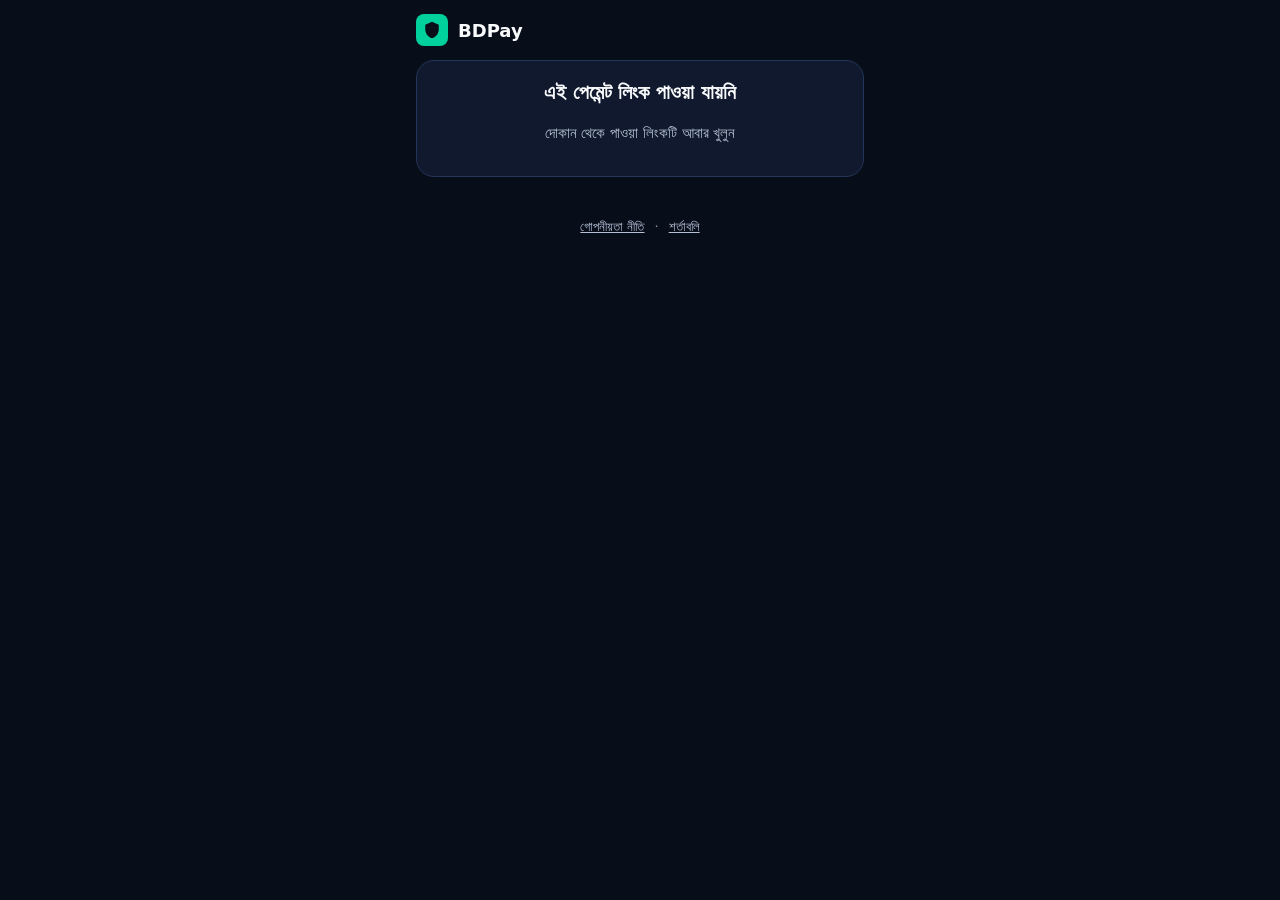
<file: pay_page/index.html>
<!doctype html>
<html lang="bn">
<head>
  <meta charset="utf-8">
  <meta name="viewport" content="width=device-width, initial-scale=1">
  <!-- connect-src: add the origin of API_BASE in config.js (spec 13), e.g. http://127.0.0.1:54321 for local testing;
       spec 15 sets the production origin. Only 'self' here so no server address is committed (plan 13 D145).
       require-trusted-types-for is decision D25: Chromium browsers refuse HTML-string sinks. -->
  <meta http-equiv="Content-Security-Policy" content="default-src 'self'; img-src 'self' data:; style-src 'self'; script-src 'self'; connect-src 'self'; require-trusted-types-for 'script'">
  <title>BDPay</title>
  <link rel="stylesheet" href="styles.css">
  <script type="module" src="app.js"></script>
</head>
<body>
  <header class="top">
    <div class="logo" aria-hidden="true">
      <svg width="18" height="18" viewBox="0 0 24 24"><path class="logo-shield" d="M12 1 3 5v6c0 5.55 3.84 10.74 9 12 5.16-1.26 9-6.45 9-12V5l-9-4z"/></svg>
    </div>
    <span class="brand">BDPay</span>
  </header>
  <main id="app" aria-live="polite"></main>
  <div id="toast" class="toast" role="status" hidden></div>
  <footer class="site-foot">
    <a href="privacy.html">গোপনীয়তা নীতি</a>
    <span aria-hidden="true">·</span>
    <a href="terms.html">শর্তাবলি</a>
  </footer>
</body>
</html>
</file>
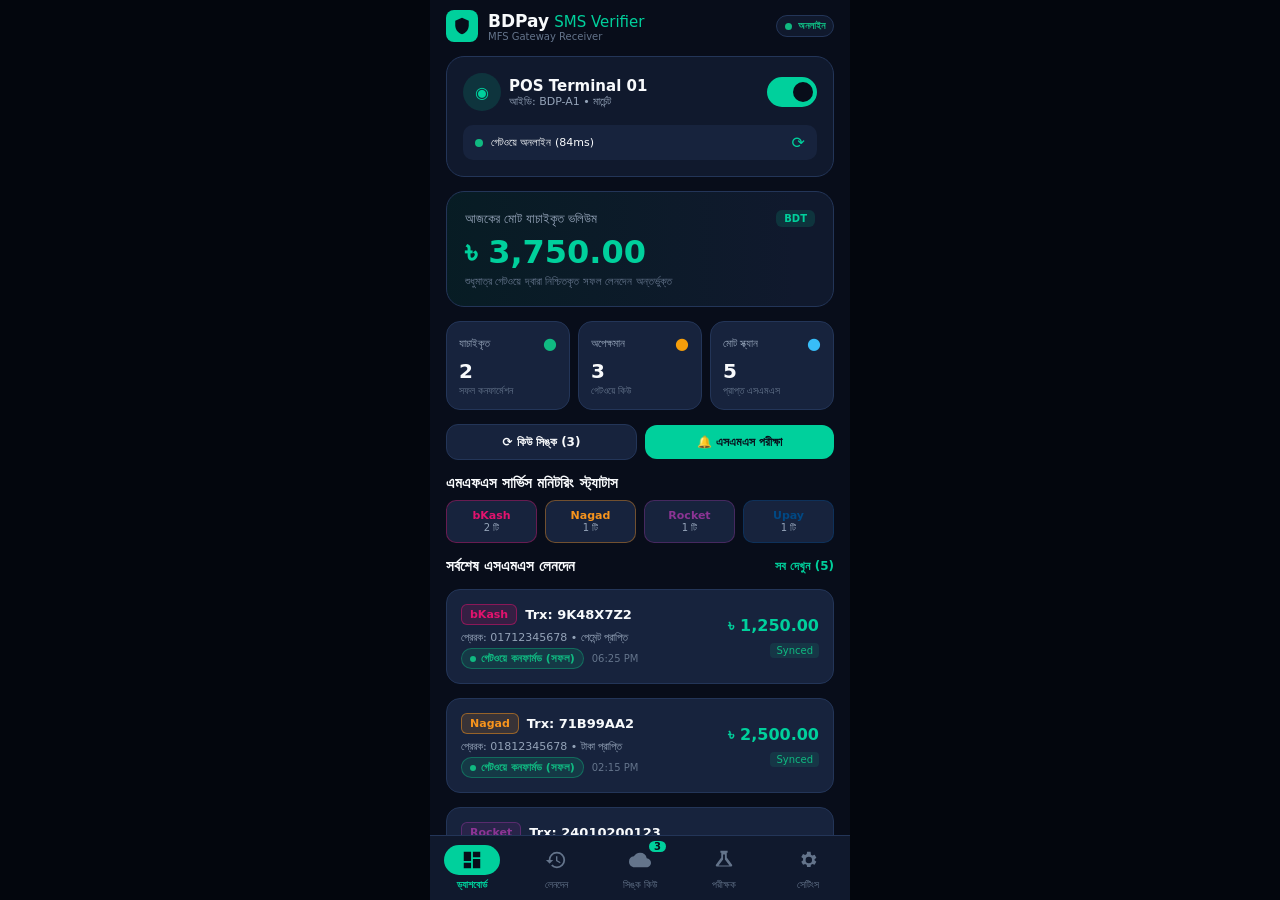
<file: BDPay SMS Verifier.html>
<!DOCTYPE html>
<html lang="bn"><head><meta charset="utf-8">
<meta name="viewport" content="width=device-width, initial-scale=1, viewport-fit=cover">
<title>BDPay SMS Verifier – UI</title>
<style>
:root{color-scheme:dark;--em:#00D09C;--bg:#080D1A;--sf:#10192D;--cd:#17233D;--bd:#233558;--t1:#F8FAFC;--t2:#94A3B8;--t3:#64748B;--ok:#10B981;--wa:#F59E0B;--er:#EF4444;--in:#38BDF8;box-sizing:border-box;padding-top:env(safe-area-inset-top,0px);padding-bottom:env(safe-area-inset-bottom,0px)}
*{box-sizing:border-box;margin:0;font-family:Roboto,system-ui,"Noto Sans Bengali",sans-serif}
html,body{height:100%;background:#03060d;color:var(--t1)}
#app{max-width:420px;height:100%;margin:0 auto;background:var(--bg);display:flex;flex-direction:column;position:relative;overflow:hidden}
header{display:flex;justify-content:space-between;align-items:center;padding:10px 16px}
.logo{width:32px;height:32px;border-radius:8px;background:var(--em);display:grid;place-items:center;margin-right:10px}
.row{display:flex;align-items:center}.sb{justify-content:space-between}.g{gap:8px}
.pill{border:1px solid var(--bd);background:var(--sf);border-radius:16px;padding:4px 8px;font-size:10px;font-weight:700}
.dot{width:7px;height:7px;border-radius:50%;display:inline-block;margin-right:6px}
main{flex:1;overflow-y:auto;padding:4px 16px 20px}
.col{display:flex;flex-direction:column;gap:14px}
.card{background:var(--cd);border:1px solid var(--bd);border-radius:14px;padding:14px}
.card.s{background:var(--sf)}.card.big{border-radius:18px;padding:16px}
h3{font-size:15px;font-weight:700}.sm{font-size:11px;color:var(--t2)}.mu{color:var(--t3)}
.em{color:var(--em)}
.btn{border:0;border-radius:12px;padding:10px 12px;font-weight:700;font-size:12px;cursor:pointer;display:flex;align-items:center;justify-content:center;gap:6px;flex:1;color:#080D1A;background:var(--em)}
.btn.o{background:var(--cd);color:var(--t1);border:1px solid var(--bd)}
.btn.xs{flex:none;border-radius:8px;height:30px;font-size:11px;padding:0 10px}
.btn:disabled{background:var(--cd);color:var(--t3)}
nav{display:flex;background:var(--sf);border-top:.5px solid var(--bd);padding:8px 0}
nav button{flex:1;background:none;border:0;color:var(--t3);font-size:10px;display:flex;flex-direction:column;align-items:center;gap:4px;cursor:pointer;position:relative}
nav .ind{width:56px;height:30px;border-radius:15px;display:grid;place-items:center}
nav button.on{color:var(--em);font-weight:700}nav button.on .ind{background:var(--em)}nav button.on svg{fill:#080D1A}
nav svg{width:22px;height:22px;fill:currentColor}
.bdg{position:absolute;top:-3px;right:calc(50% - 26px);background:var(--em);color:#080D1A;font-size:10px;font-weight:700;border-radius:8px;padding:0 5px}
.sw{width:50px;height:30px;border-radius:15px;background:#1E293B;border:2px solid #94A3B8;position:relative;cursor:pointer;flex:none}
.sw::after{content:"";position:absolute;top:4px;left:4px;width:18px;height:18px;border-radius:50%;background:#94A3B8;transition:.2s}
.sw.on{background:var(--c,var(--em));border-color:var(--c,var(--em))}.sw.on::after{left:24px;background:#080D1A;width:20px;height:20px;top:3px}
.chip{display:inline-block;border-radius:20px;padding:3px 8px;font-size:11px;font-weight:600;border:1px solid;white-space:nowrap}
.pb{display:inline-block;border-radius:6px;padding:3px 8px;font-size:11px;font-weight:700;border:1px solid}
.fl{display:flex;gap:8px;overflow-x:auto;padding-bottom:2px}.fl>*{flex:none}
.fc{border:1px solid var(--bd);background:var(--sf);color:var(--t2);border-radius:8px;padding:6px 12px;font-size:11px;cursor:pointer}
.fp{background:var(--sf);color:var(--t2);border-radius:20px;padding:5px 10px;font-size:11px;cursor:pointer}
.on2{background:rgba(0,208,156,.2);color:var(--em);font-weight:700}
input,textarea,select{width:100%;background:var(--sf);border:1px solid var(--bd);border-radius:12px;color:var(--t1);padding:12px;font-size:13px;outline:none}
.card input,.card select{background:var(--cd);border-radius:4px}
input:focus,textarea:focus{border-color:var(--em)}
label{font-size:12px;color:var(--t2);display:block;margin-bottom:4px}
.kv{display:flex;justify-content:space-between;align-items:center;padding:4px 0;font-size:12px}
hr{border:0;border-top:1px solid var(--bd);margin:10px 0}
.mc{flex:1;border-radius:14px;padding:12px;background:var(--cd);border:1px solid var(--bd)}
.ov{position:absolute;inset:0;background:rgba(0,0,0,.6);display:flex;align-items:center;padding:16px;z-index:9}
.dl{background:var(--sf);border-radius:20px;padding:20px;width:100%;max-height:92%;overflow-y:auto}
.raw{background:#090E17;border:1px solid var(--bd);border-radius:8px;padding:10px;font:11px/16px monospace;color:var(--t2)}
#toast{position:absolute;bottom:80px;left:50%;transform:translateX(-50%);background:#E2E8F0;color:#0F172A;padding:8px 14px;border-radius:20px;font-size:12px;display:none;z-index:10}
.empty{text-align:center;padding:30px 10px}
</style></head><body>
<div id="app">
<header>
 <div class="row"><div class="logo"><svg width="18" height="18" viewBox="0 0 24 24" fill="#080D1A"><path d="M12 1 3 5v6c0 5.55 3.84 10.74 9 12 5.16-1.26 9-6.45 9-12V5l-9-4z"/></svg></div>
 <div><div><b style="font-size:17px;font-weight:900">BDPay</b> <span class="em" style="font-size:15px;font-weight:500">SMS Verifier</span></div><div class="mu" style="font-size:10px">MFS Gateway Receiver</div></div></div>
 <div class="pill row"><span class="dot" style="background:var(--ok);margin:0 6px 0 0"></span><span style="color:var(--ok)">অনলাইন</span></div>
</header>
<main id="main"></main>
<nav id="nav"></nav>
<div id="toast"></div><div id="modal"></div>
</div>
<script>
const P={bKash:'#E2136E',Nagad:'#F7941D',Rocket:'#8C3494',Upay:'#004884'};
const ST={ok:['গেটওয়ে কনফার্মড (সফল)','var(--ok)'],pe:['কনফার্মেশন অপেক্ষমান','var(--wa)'],rej:['গেটওয়ে বাতিল','var(--er)'],off:['গেটওয়ে অফলাইন','var(--er)']};
const SY={SYNCED:['Synced','var(--ok)'],PENDING:['Queue','var(--wa)'],FAILED:['Failed','var(--er)']};
const TT={pay:'পেমেন্ট প্রাপ্তি',rcv:'টাকা প্রাপ্তি'};
let tx=[
{id:1,p:'bKash',trx:'9K48X7Z2',amt:1250,from:'01712345678',t:'pay',v:'ok',s:'SYNCED',time:'06:25 PM',ref:'ORD-101',bal:15340.5,code:200,msg:'Verified OK',raw:'You have received payment Tk 1,250.00 from 01712345678. Ref: ORD-101. Fee Tk 0.00. Balance Tk 15,340.50. TrxID 9K48X7Z2 at 02/10/2026 18:25'},
{id:2,p:'Nagad',trx:'71B99AA2',amt:2500,from:'01812345678',t:'rcv',v:'ok',s:'SYNCED',time:'02:15 PM',bal:15000,code:200,msg:'Verified OK',raw:'Money Received Amount: Tk 2,500.00 Sender: 01812345678 TxnID: 71B99AA2 Balance: Tk 15,000.00 Time: 02/10/2026 14:15'},
{id:3,p:'Rocket',trx:'24010200123',amt:1500,from:'017123456789',t:'rcv',v:'pe',s:'PENDING',time:'06:00 PM',retry:2,msg:'Network error',raw:'Tk1,500.00 received from 017123456789 for A/C: 019876543211. Fee Tk0.00, Balance Tk5,600.00. TxnId: 24010200123'},
{id:4,p:'Upay',trx:'4UP82910',amt:800,from:'01711223344',t:'rcv',v:'pe',s:'PENDING',time:'11:40 AM',raw:'You have received Tk 800.00 from 01711223344. Txn ID: 4UP82910. Current balance Tk 3,400.00.'},
{id:5,p:'bKash',trx:'8H22K9P1',amt:430,from:'01911002200',t:'pay',v:'rej',s:'FAILED',time:'10:05 AM',code:409,msg:'Rejected: amount mismatch',raw:'You have received payment Tk 430.00 from 01911002200. TrxID 8H22K9P1'}];
let tab=0,mon=true,fq='',fp=null,fs=null,tpl=0,simRes=null,simMsg=null,setP={bKash:1,Nagad:1,Rocket:1,Upay:1},auto=true;
const TABS=[['ড্যাশবোর্ড','M3 13h8V3H3v10zm0 8h8v-6H3v6zm10 0h8V11h-8v10zm0-18v6h8V3h-8z'],['লেনদেন','M13 3a9 9 0 0 0-9 9H1l3.89 3.89.07.14L9 12H6c0-3.87 3.13-7 7-7s7 3.13 7 7-3.13 7-7 7c-1.93 0-3.68-.79-4.94-2.06l-1.42 1.42A8.954 8.954 0 0 0 13 21a9 9 0 0 0 0-18zm-1 5v5l4.28 2.54.72-1.21-3.5-2.08V8H12z'],['সিঙ্ক কিউ','M19.35 10.04A7.49 7.49 0 0 0 12 4C9.11 4 6.6 5.64 5.35 8.04A5.994 5.994 0 0 0 0 14c0 3.31 2.69 6 6 6h13c2.76 0 5-2.24 5-5 0-2.64-2.05-4.78-4.65-4.96z'],['পরীক্ষক','M13 11.33 18 18H6l5-6.67V6h2m2.96-4H8.04v2H9v5.33L3.2 17.2C2.7 17.87 3.17 19 4 19h16c.83 0 1.3-1.13.8-1.8L15 9.33V4h.96z'],['সেটিংস','M19.14 12.94c.04-.3.06-.61.06-.94s-.02-.64-.07-.94l2.03-1.58-1.92-3.32-2.39.96a7.03 7.03 0 0 0-1.62-.94L14.8 3h-3.84l-.36 2.54c-.59.24-1.13.57-1.62.94l-2.39-.96-1.92 3.32 2.03 1.58c-.05.3-.07.62-.07.94s.02.64.07.94l-2.03 1.58 1.92 3.32 2.39-.96c.5.37 1.03.7 1.62.94l.36 2.54h3.84l.36-2.54c.59-.24 1.13-.57 1.62-.94l2.39.96 1.92-3.32-2.03-1.58zM12.9 15.5a3.5 3.5 0 1 1 0-7 3.5 3.5 0 0 1 0 7z']];
const $=s=>document.querySelector(s),M=n=>'৳ '+n.toLocaleString('en-US',{minimumFractionDigits:2});
const pb=p=>`<span class="pb" style="color:${P[p]||'#64748B'};background:${P[p]||'#64748B'}26;border-color:${P[p]||'#64748B'}80">${p||'Other MFS'}</span>`;
const vb=v=>{const[l,c]=ST[v];return`<span class="chip" style="color:${c};background:color-mix(in srgb,${c} 15%,transparent);border-color:color-mix(in srgb,${c} 40%,transparent)"><i class="dot" style="background:${c};width:6px;height:6px;margin-right:5px"></i>${l}</span>`};
const sc=s=>{const[l,c]=SY[s];return`<span style="font-size:10px;font-weight:500;color:${c};background:color-mix(in srgb,${c} 12%,transparent);padding:2px 6px;border-radius:4px">${l}</span>`};
const sw=(on,fn,c)=>`<div class="sw ${on?'on':''}" ${c?`style="--c:${c}"`:''} onclick="${fn}"></div>`;
function toast(m){const t=$('#toast');t.textContent=m;t.style.display='block';setTimeout(()=>t.style.display='none',1800)}
const card=t=>`<div class="card" style="cursor:pointer" onclick="detail(${t.id})"><div class="row sb"><div style="flex:1"><div class="row g">${pb(t.p)}<b style="font-size:13px">Trx: ${t.trx}</b></div>
<div class="sm" style="margin:6px 0 4px">প্রেরক: ${t.from} • ${TT[t.t]}</div><div class="row g">${vb(t.v)}<span class="mu" style="font-size:10px">${t.time}</span></div></div>
<div style="text-align:right"><div class="em" style="font-size:16px;font-weight:700;margin-bottom:4px">${M(t.amt)}</div>${sc(t.s)}</div></div></div>`;
const pend=()=>tx.filter(t=>t.s==='PENDING'||t.s==='FAILED');
function nav(){$('#nav').innerHTML=TABS.map((t,i)=>`<button class="${i==tab?'on':''}" onclick="tab=${i};render()"><div class="ind"><svg viewBox="0 0 24 24"><path d="${t[1]}"/></svg></div>${i==2&&pend().length?`<span class="bdg">${pend().length}</span>`:''}${t[0]}</button>`).join('')}
function dash(){const ok=tx.filter(t=>t.v==='ok'),vol=ok.reduce((a,t)=>a+t.amt,0);
return`<div class="col"><div class="card s big"><div class="row sb"><div class="row g"><div style="width:38px;height:38px;border-radius:50%;display:grid;place-items:center;background:${mon?'rgba(0,208,156,.15)':'rgba(239,68,68,.15)'};color:${mon?'var(--em)':'var(--er)'}">${mon?'◉':'⊘'}</div><div><b style="font-size:15px">POS Terminal 01</b><div class="sm">আইডি: BDP-A1 • মার্চেন্ট</div></div></div>${sw(mon,'mon=!mon;render()')}</div>
<div class="row sb" style="margin-top:14px;background:var(--cd);border-radius:10px;padding:8px 12px"><div class="row" style="font-size:11px;font-weight:500"><i class="dot" style="background:var(--ok);width:8px;height:8px;margin-right:8px"></i>গেটওয়ে অনলাইন (84ms)</div><span class="em" style="cursor:pointer" onclick="toast('Ping সফল')">⟳</span></div></div>
<div class="card s big" style="background:linear-gradient(90deg,rgba(0,208,156,.08),var(--sf) 90%);padding:18px"><div class="row sb"><span class="sm" style="font-size:13px;font-weight:500">আজকের মোট যাচাইকৃত ভলিউম</span><span class="chip em" style="background:rgba(0,208,156,.15);border:0;font-size:10px;border-radius:6px">BDT</span></div><div class="em" style="font-size:32px;font-weight:700;margin:6px 0 4px">${M(vol)}</div><div class="mu" style="font-size:11px">শুধুমাত্র গেটওয়ে দ্বারা নিশ্চিতকৃত সফল লেনদেন অন্তর্ভুক্ত</div></div>
<div class="row g">${[['যাচাইকৃত',ok.length,'সফল কনফার্মেশন','var(--ok)'],['অপেক্ষমান',pend().length,'গেটওয়ে কিউ','var(--wa)'],['মোট স্ক্যান',tx.length,'প্রাপ্ত এসএমএস','var(--in)']].map(m=>`<div class="mc"><div class="row sb"><span class="sm" style="font-weight:500">${m[0]}</span><span style="color:${m[3]}">●</span></div><div style="font-size:20px;font-weight:700;margin:6px 0 2px">${m[1]}</div><div class="mu" style="font-size:10px">${m[2]}</div></div>`).join('')}</div>
<div class="row g"><button class="btn o" onclick="syncAll()">⟳ কিউ সিঙ্ক (${pend().length})</button><button class="btn" onclick="tab=3;render()">🔔 এসএমএস পরীক্ষা</button></div>
<div><h3 style="margin-bottom:8px">এমএফএস সার্ভিস মনিটরিং স্ট্যাটাস</h3><div class="row g">${Object.keys(P).map(p=>`<div style="flex:1;text-align:center;border-radius:10px;padding:8px;background:var(--cd);border:1px solid ${setP[p]?P[p]+'66':'var(--bd)'};opacity:${setP[p]?1:.5}"><div style="font-size:11px;font-weight:700;color:${setP[p]?P[p]:'var(--t3)'}">${p}</div><div class="sm" style="font-size:10px">${setP[p]?tx.filter(t=>t.p===p).length+' টি':'বন্ধ'}</div></div>`).join('')}</div></div>
<div class="row sb"><h3>সর্বশেষ এসএমএস লেনদেন</h3><span class="em" style="font-size:12px;font-weight:600;cursor:pointer" onclick="tab=1;render()">সব দেখুন (${tx.length})</span></div>
${tx.slice(0,5).map(card).join('')}</div>`}
function trans(){const l=tx.filter(t=>(!fp||t.p===fp)&&(!fs||t.v===fs)&&(t.trx+t.from).toLowerCase().includes(fq.toLowerCase()));
return`<div class="col" style="gap:10px"><input id="q" value="${fq}" placeholder="🔍 TrxID, প্রেরক নম্বর দিয়ে খুঁজুন..." oninput="fq=this.value;render(1)">
<div class="fl"><span class="fc ${!fp?'on2':''}" onclick="fp=null;render()">সব অপারেটর</span>${Object.keys(P).map(p=>`<span class="fc" style="${fp===p?`background:${P[p]}33;color:${P[p]};border-color:${P[p]}`:''}" onclick="fp=${fp===p?'null':`'${p}'`};render()">${p}</span>`).join('')}</div>
<div class="fl">${[[null,'সব স্ট্যাটাস'],['ok','যাচাইকৃত (সফল)'],['pe','অপেক্ষমান'],['rej','বাতিল / ব্যর্থ']].map(s=>`<span class="fp ${fs===s[0]?'on2':''}" onclick="fs=${s[0]?`'${s[0]}'`:'null'};render()">${s[1]}</span>`).join('')}</div>
<div class="row sb"><span class="sm" style="font-weight:500">মোট ফিল্টারকৃত লেনদেন: ${l.length} টি</span><span class="mu" style="cursor:pointer" onclick="confirmClear()">🗑</span></div>
${l.length?l.map(card).join(''):`<div class="empty"><div style="font-size:40px">⏳</div><b>কোনো লেনদেন পাওয়া যায়নি</b><div class="sm">সার্চ ফিল্টার পরিবর্তন করে পুনরায় চেষ্টা করুন।</div></div>`}</div>`}
function queue(){const l=pend();return`<div class="col" style="gap:12px"><div class="card s row" style="align-items:flex-start;gap:10px"><span class="em">ⓘ</span><div><b style="font-size:13px">অফলাইন সিঙ্ক্রোনাইজেশন ও সুরক্ষা</b><div class="sm" style="line-height:16px;margin-top:3px">মোবাইলে ইন্টারনেট না থাকলেও প্রাপ্ত প্রতিটি এসএমএস লোকাল Room ডাটাবেজে নিরাপদ থাকে। পরবর্তীতে কানেকশন পেলেই কোনো ডুপ্লিকেট ছাড়া কেন্দ্রীয় গেটওয়েতে আপলোড ও ভেরিফাই হবে।</div></div></div>
<div class="row sb"><div><b style="font-size:16px">সিঙ্ক কিউ (${l.length})</b><div class="em" style="font-size:11px">নেটওয়ার্ক অনলাইন</div></div><button class="btn" style="flex:none;border-radius:10px" ${l.length?'':'disabled'} onclick="syncAll()">☁ সব সিঙ্ক করুন</button></div>
${l.length?l.map(t=>`<div class="card"><div class="row sb"><div class="row g">${pb(t.p)}<b style="font-size:13px">Trx: ${t.trx}</b></div><b class="em" style="font-size:15px">${M(t.amt)}</b></div><div class="sm" style="margin:6px 0">প্রেরক: ${t.from} • ${TT[t.t]}</div>${t.retry?`<div style="font-size:10px;color:var(--er);margin-bottom:6px">ব্যর্থ প্রচেষ্টা: ${t.retry} বার • ত্রুটি: ${t.msg}</div>`:''}<div class="row sb">${sc(t.s)}<div class="row g"><button class="btn xs o" style="background:var(--sf)" onclick="detail(${t.id})">বিস্তারিত</button><button class="btn xs" onclick="syncOne(${t.id})">⟳ সিঙ্ক</button></div></div></div>`).join(''):`<div class="empty"><div style="font-size:52px;color:var(--em)">☁</div><b style="font-size:16px">সিঙ্ক কিউ সম্পূর্ণ খালি!</b><div class="sm">সব এসএমএস কেন্দ্রীয় BDPay গেটওয়ের সাথে সফলভাবে সিঙ্ক্রোনাইজড অবস্থায় রয়েছে।</div></div>`}</div>`}
const TP=[['bKash পেমেন্ট প্রাপ্তি','bKash','bKash'],['Nagad টাকা প্রাপ্তি','NAGAD','Nagad'],['Rocket টাকা প্রাপ্তি','16216','Rocket'],['Upay পেমেন্ট','upay','Upay'],['বাংলা bKash মেসেজ','bKash','bKash']];
function sim(){const t=tx[Math.min(tpl,3)];return`<div class="col"><div class="card s row" style="align-items:flex-start;gap:10px"><span class="em">⚗</span><div><b style="font-size:13px">এসএমএস পার্সার ও ইন্টিগ্রেশন ল্যাব</b><div class="sm" style="line-height:16px;margin-top:2px">বাস্তব লেনদেন খরচ না করেই bKash, Nagad, Rocket ও Upay এর পার্সিং লজিক, ডুপ্লিকেট সনাক্তকরণ ও গেটওয়ে সিঙ্ক সরাসরি পরীক্ষা করুন।</div></div></div>
<b style="font-size:13px">নমুনা টেমপ্লেট নির্বাচন করুন:</b><div class="fl">${TP.map((x,i)=>`<span class="fc" style="${tpl===i?`border-color:${P[x[2]]};color:${P[x[2]]}`:'color:var(--t1)'};font-weight:600" onclick="tpl=${i};$('#sd').value='${x[1]}';$('#bd').value=B[${i}];parse()">${x[0]}</span>`).join('')}</div>
<div><label>এসএমএস প্রেরক হেডার (যেমন: bKash, 16247, NAGAD)</label><input id="sd" value="bKash"></div>
<div><label>ইনকামিং এসএমএস টেক্সট</label><textarea id="bd" style="height:130px">${B[0]}</textarea></div>
<div class="row g"><button class="btn o" onclick="parse()"><span class="em">{ }</span> টোকেন দেখুন</button><button class="btn" onclick="inject()">⚡ পাইপলাইনে পাঠান</button></div>
${simMsg?`<div class="card row sb" style="border-color:rgba(0,208,156,.5);font-size:12px"><span class="em">✔</span><span style="flex:1;margin:0 8px">${simMsg}</span><span class="sm" onclick="simMsg=null;render()">✕</span></div>`:''}
${simRes?`<div class="card s big"><div class="row sb"><b style="font-size:14px">পার্সিং ফলাফল (Token Extraction)</b><span class="chip" style="border:0;border-radius:6px;color:${simRes.ok?'var(--ok)':'var(--er)'};background:${simRes.ok?'rgba(16,185,129,.15)':'rgba(239,68,68,.15)'}">${simRes.ok?'ভ্যালিড এমএফএস':'অকার্যকর'}</span></div><hr>
<div class="kv"><span class="mu">চিহ্নিত অপারেটর</span>${pb(simRes.p)}</div><div class="kv"><span class="mu">Transaction ID (TrxID)</span><b class="em">${simRes.trx||'পাওয়া যায়নি'}</b></div><div class="kv"><span class="mu">টাকার পরিমাণ</span><span>${simRes.amt?M(simRes.amt):'পাওয়া যায়নি'}</span></div><div class="kv"><span class="mu">প্রেরক মোবাইল</span><span>${simRes.from||'পাওয়া যায়নি'}</span></div><div class="kv"><span class="mu">পার্সিং কনফিডেন্স</span><span>${simRes.ok?'95':'30'}%</span></div></div>`:''}</div>`}
const B=['You have received payment Tk 1,250.00 from 01712345678. Ref: ORD-101. Fee Tk 0.00. Balance Tk 15,340.50. TrxID 9K48X7Z2 at 02/10/2026 18:25','Money Received Amount: Tk 2,500.00 Sender: 01812345678 TxnID: 71B99AA2 Balance: Tk 15,000.00 Time: 02/10/2026 14:15','Tk1,500.00 received from 017123456789 for A/C: 019876543211. Fee Tk0.00, Balance Tk5,600.00. TxnId: 24010200123','You have received Tk 800.00 from 01711223344. Txn ID: 4UP82910. Current balance Tk 3,400.00. Fee Tk 0.00.','আপনি 01712345678 থেকে Tk 1,250.00 পেয়েছেন। Ref: ORDER-99। ব্যালেন্স Tk 15,340.50। TrxID 9K48X7B5'];
function doParse(){const s=$('#sd').value,b=$('#bd').value,l=(s+b).toLowerCase();
const p=/bkash|বিকাশ|16247/.test(l)?'bKash':/nagad|নগদ|16167/.test(l)?'Nagad':/rocket|dbbl|16216|রকেট/.test(l)?'Rocket':/upay|16268|উপায়/.test(l)?'Upay':null;
const a=b.match(/Tk\s?([\d,]+\.?\d*)/i),t=b.match(/(?:Trx\s?ID|Txn\s?ID|TxnId)[: ]+([A-Za-z0-9]+)/i),f=b.match(/01\d{9,10}/);
return{p,amt:a?parseFloat(a[1].replace(/,/g,'')):0,trx:t&&t[1],from:f&&f[0],ok:!!(p&&a&&t)}}
function parse(){simRes=doParse();const s=$('#sd').value,b=$('#bd').value;render();$('#sd').value=s;$('#bd').value=b}
function inject(){const r=doParse();parse();if(!r.ok){simMsg='অকার্যকর এসএমএস — পাইপলাইনে পাঠানো হয়নি';render();return}
if(tx.some(t=>t.trx===r.trx)){simMsg='ডুপ্লিকেট এসএমএস উপেক্ষিত';render();return}
tx.unshift({id:Date.now(),p:r.p,trx:r.trx,amt:r.amt,from:r.from||'—',t:'rcv',v:'pe',s:'PENDING',time:'এইমাত্র',raw:$('#bd').value,msg:null});simMsg='পাইপলাইনে যুক্ত হয়েছে — কনফার্মেশন অপেক্ষমান';render()}
function sets(){const f=(l,v)=>`<div><label>${l}</label><input value="${v}"></div>`;
return`<div class="col" style="gap:16px"><div class="card s"><div class="row sb"><b style="font-size:13px"><span class="em">🛡</span> অ্যান্ড্রয়েড সিস্টেম পারমিশন স্ট্যাটাস</b><b style="color:var(--ok);font-size:11px">অনুমোদিত</b></div><div class="sm" style="margin-top:8px">ইনকামিং bKash, Nagad ও অন্যান্য এসএমএস মনিটর করার জন্য RECEIVE_SMS পারমিশন প্রয়োজন।</div></div>
<div class="card s big col" style="gap:12px"><b style="font-size:14px">কেন্দ্রীয় BDPay গেটওয়ে সার্ভার কনফিগারেশন</b>${f('গেটওয়ে API এন্ডপয়েন্ট URL','https://api.bdpay.example/v1')}${f('ডিভাইস সিক্রেট / API কী (X-BDPAY-DEVICE-KEY)','bdp_live_sec_••••••')}<div class="row sb"><div><div class="sm">গেটওয়ে কানেকশন টেস্ট:</div><b style="font-size:11px;color:var(--ok)">সংযুক্ত (84ms)</b></div><button class="btn xs o" style="color:var(--em);border-radius:8px" onclick="toast('Ping সফল')">পিং পরীক্ষা</button></div></div>
<div class="card s big col" style="gap:12px"><b style="font-size:14px">অ্যাকাউন্ট ও ডিভাইস প্রোফাইল</b><div><label>অ্যাকাউন্ট টাইপ</label><select><option>Merchant (মার্চেন্ট)</option><option>Personal (ব্যক্তিগত)</option><option>Personal Retail (PRP)</option><option>Agent (এজেন্ট)</option></select></div>
<div class="row g">${f('ডিভাইস নাম','POS Terminal 01')}${f('ডিভাইস আইডি','BDP-A1')}</div><div class="row g">${f('সিম ১ ওয়ালেট নম্বর','017...')}${f('সিম ২ ওয়ালেট নম্বর','018...')}</div>
<div class="row sb"><div><b style="font-size:13px">স্বয়ংক্রিয় সিঙ্ক (Auto-Sync)</b><div class="sm">এসএমএস পৌঁছানোর সাথে সাথে গেটওয়েতে পাঠানো হবে</div></div>${sw(auto,'auto=!auto;render()')}</div></div>
<div class="card s big"><b style="font-size:14px">অপারেটর ভিত্তিক এসএমএস ট্র্যাকিং ফিল্টার</b><div style="margin-top:8px">${Object.keys(P).map(p=>`<div class="row sb" style="padding:4px 0"><b style="font-size:13px;color:${P[p]};font-weight:600">${p}</b>${sw(setP[p],`setP['${p}']=!setP['${p}'];render()`,P[p])}</div>`).join('')}</div></div>
<button class="btn" style="flex:none;height:48px;font-size:14px" onclick="toast('সেটিংস সফলভাবে সংরক্ষিত হয়েছে!')">💾 সেটিংস সংরক্ষণ করুন</button></div>`}
function detail(id){const t=tx.find(x=>x.id===id),k=(a,b)=>`<div class="kv"><span class="mu">${a}</span><span style="font-size:13px;font-weight:500">${b}</span></div>`;
$('#modal').innerHTML=`<div class="ov" onclick="if(event.target==this)closeM()"><div class="dl"><div class="row sb">${pb(t.p)}<span class="sm" style="cursor:pointer;font-size:18px" onclick="closeM()">✕</span></div><div class="em" style="font-size:28px;font-weight:700;margin:12px 0 6px">${M(t.amt)}</div>${vb(t.v)}<hr style="margin:16px 0">
${k('Transaction ID (TrxID)',t.trx+' <span class="em">⧉</span>')}${k('Sender Number',t.from+' <span class="em">⧉</span>')}${k('Transaction Type',TT[t.t])}${t.ref?k('Reference',t.ref):''}${t.bal?k('New Balance',M(t.bal)):''}${k('SMS Timestamp','02 Oct 2026, '+t.time)}
<b style="font-size:13px;display:block;margin:12px 0 6px">BDPay Gateway Sync Response</b><div class="card" style="padding:12px"><div class="kv"><span class="sm">Sync Status:</span>${sc(t.s)}</div><div class="kv"><span class="sm">HTTP Response Code:</span><b>${t.code||'N/A'}</b></div><div class="sm">Gateway Message:</div><div style="font-size:12px;font-weight:500">${t.msg||'Awaiting initial sync response'}</div></div>
<b style="font-size:13px;display:block;margin:14px 0 6px">Raw Incoming SMS Body</b><div class="raw">${t.raw}</div>
<div class="row g" style="margin-top:20px"><button class="btn o" style="background:none" onclick="closeM()">বন্ধ করুন</button><button class="btn" onclick="syncOne(${t.id});closeM()">⟳ সিঙ্ক করুন</button></div></div></div>`}
function closeM(){$('#modal').innerHTML=''}
function confirmClear(){$('#modal').innerHTML=`<div class="ov"><div class="dl" style="border-radius:28px;padding:24px"><h3 style="font-size:20px;font-weight:500;margin-bottom:12px">ইতিহাস মুছে ফেলতে চান?</h3><div class="sm" style="font-size:13px">সব সংরক্ষিত এসএমএস লেনদেন ইতিহাস ডাটাবেজ থেকে মুছে ফেলা হবে। এই কাজ পূর্বাবস্থায় ফেরানো সম্ভব নয়।</div><div class="row" style="justify-content:flex-end;gap:20px;margin-top:20px;font-size:14px;font-weight:600"><span onclick="closeM()" style="cursor:pointer">বাতিল</span><span style="color:var(--er);cursor:pointer" onclick="tx=[];closeM();render()">মুছে ফেলুন</span></div></div></div>`}
function syncOne(id){const t=tx.find(x=>x.id===id);t.s='SYNCED';t.v='ok';t.code=200;t.msg='Verified OK';t.retry=0;render();toast('সিঙ্ক সম্পন্ন')}
function syncAll(){pend().forEach(t=>{t.s='SYNCED';t.v='ok';t.code=200;t.msg='Verified OK';t.retry=0});render();toast('সব সিঙ্ক সম্পন্ন')}
function render(keep){const m=$('#main');m.innerHTML=[dash,trans,queue,sim,sets][tab]();nav();if(keep){const q=$('#q');q.focus();q.setSelectionRange(fq.length,fq.length)}}
render();
</script></body></html>
</file>
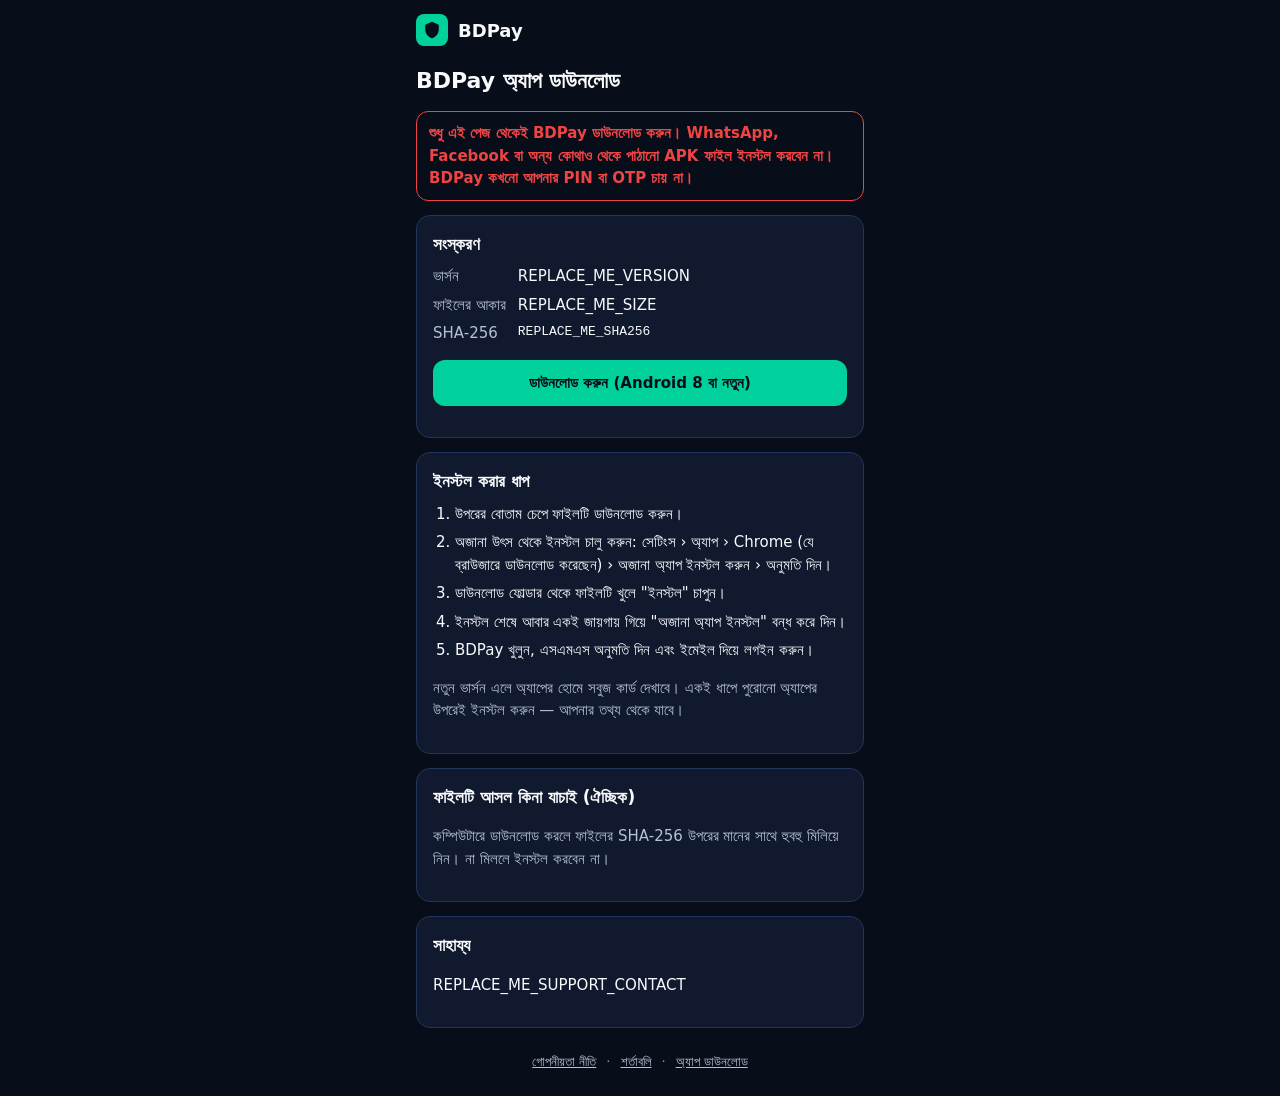
<file: pay_page/download.html>
<!doctype html>
<html lang="bn">
<head>
  <meta charset="utf-8">
  <meta name="viewport" content="width=device-width, initial-scale=1">
  <!-- Spec 15: the same CSP as index.html. This page is static text: no script, no API call. -->
  <meta http-equiv="Content-Security-Policy" content="default-src 'self'; img-src 'self' data:; style-src 'self'; script-src 'self'; connect-src 'self'; require-trusted-types-for 'script'">
  <title>অ্যাপ ডাউনলোড — BDPay</title>
  <link rel="stylesheet" href="styles.css">
</head>
<body>
  <header class="top">
    <div class="logo" aria-hidden="true">
      <svg width="18" height="18" viewBox="0 0 24 24"><path class="logo-shield" d="M12 1 3 5v6c0 5.55 3.84 10.74 9 12 5.16-1.26 9-6.45 9-12V5l-9-4z"/></svg>
    </div>
    <span class="brand">BDPay</span>
  </header>
  <main class="page">
    <h1>BDPay অ্যাপ ডাউনলোড</h1>

    <p class="notice-red" role="note">শুধু এই পেজ থেকেই BDPay ডাউনলোড করুন। WhatsApp, Facebook বা অন্য কোথাও থেকে পাঠানো APK ফাইল ইনস্টল করবেন না। BDPay কখনো আপনার PIN বা OTP চায় না।</p>

    <section class="card surface legal">
      <h2>সংস্করণ</h2>
      <dl class="facts">
        <dt>ভার্সন</dt><dd>REPLACE_ME_VERSION</dd>
        <dt>ফাইলের আকার</dt><dd>REPLACE_ME_SIZE</dd>
        <dt>SHA-256</dt><dd class="hash">REPLACE_ME_SHA256</dd>
      </dl>
      <p><a class="button-link" href="REPLACE_ME_APK_FILE" download>ডাউনলোড করুন (Android 8 বা নতুন)</a></p>
    </section>

    <section class="card surface legal">
      <h2>ইনস্টল করার ধাপ</h2>
      <ol class="steps">
        <li>উপরের বোতাম চেপে ফাইলটি ডাউনলোড করুন।</li>
        <li>অজানা উৎস থেকে ইনস্টল চালু করুন: সেটিংস › অ্যাপ › Chrome (যে ব্রাউজারে ডাউনলোড করেছেন) › অজানা অ্যাপ ইনস্টল করুন › অনুমতি দিন।</li>
        <li>ডাউনলোড ফোল্ডার থেকে ফাইলটি খুলে "ইনস্টল" চাপুন।</li>
        <li>ইনস্টল শেষে আবার একই জায়গায় গিয়ে "অজানা অ্যাপ ইনস্টল" বন্ধ করে দিন।</li>
        <li>BDPay খুলুন, এসএমএস অনুমতি দিন এবং ইমেইল দিয়ে লগইন করুন।</li>
      </ol>
      <p class="muted">নতুন ভার্সন এলে অ্যাপের হোমে সবুজ কার্ড দেখাবে। একই ধাপে পুরোনো অ্যাপের উপরেই ইনস্টল করুন — আপনার তথ্য থেকে যাবে।</p>
    </section>

    <section class="card surface legal">
      <h2>ফাইলটি আসল কিনা যাচাই (ঐচ্ছিক)</h2>
      <p class="muted">কম্পিউটারে ডাউনলোড করলে ফাইলের SHA-256 উপরের মানের সাথে হুবহু মিলিয়ে নিন। না মিললে ইনস্টল করবেন না।</p>
    </section>

    <section class="card surface legal">
      <h2>সাহায্য</h2>
      <p>REPLACE_ME_SUPPORT_CONTACT</p>
    </section>
  </main>
  <footer class="site-foot">
    <a href="privacy.html">গোপনীয়তা নীতি</a>
    <span aria-hidden="true">·</span>
    <a href="terms.html">শর্তাবলি</a>
    <span aria-hidden="true">·</span>
    <a href="download.html">অ্যাপ ডাউনলোড</a>
  </footer>
</body>
</html>
</file>
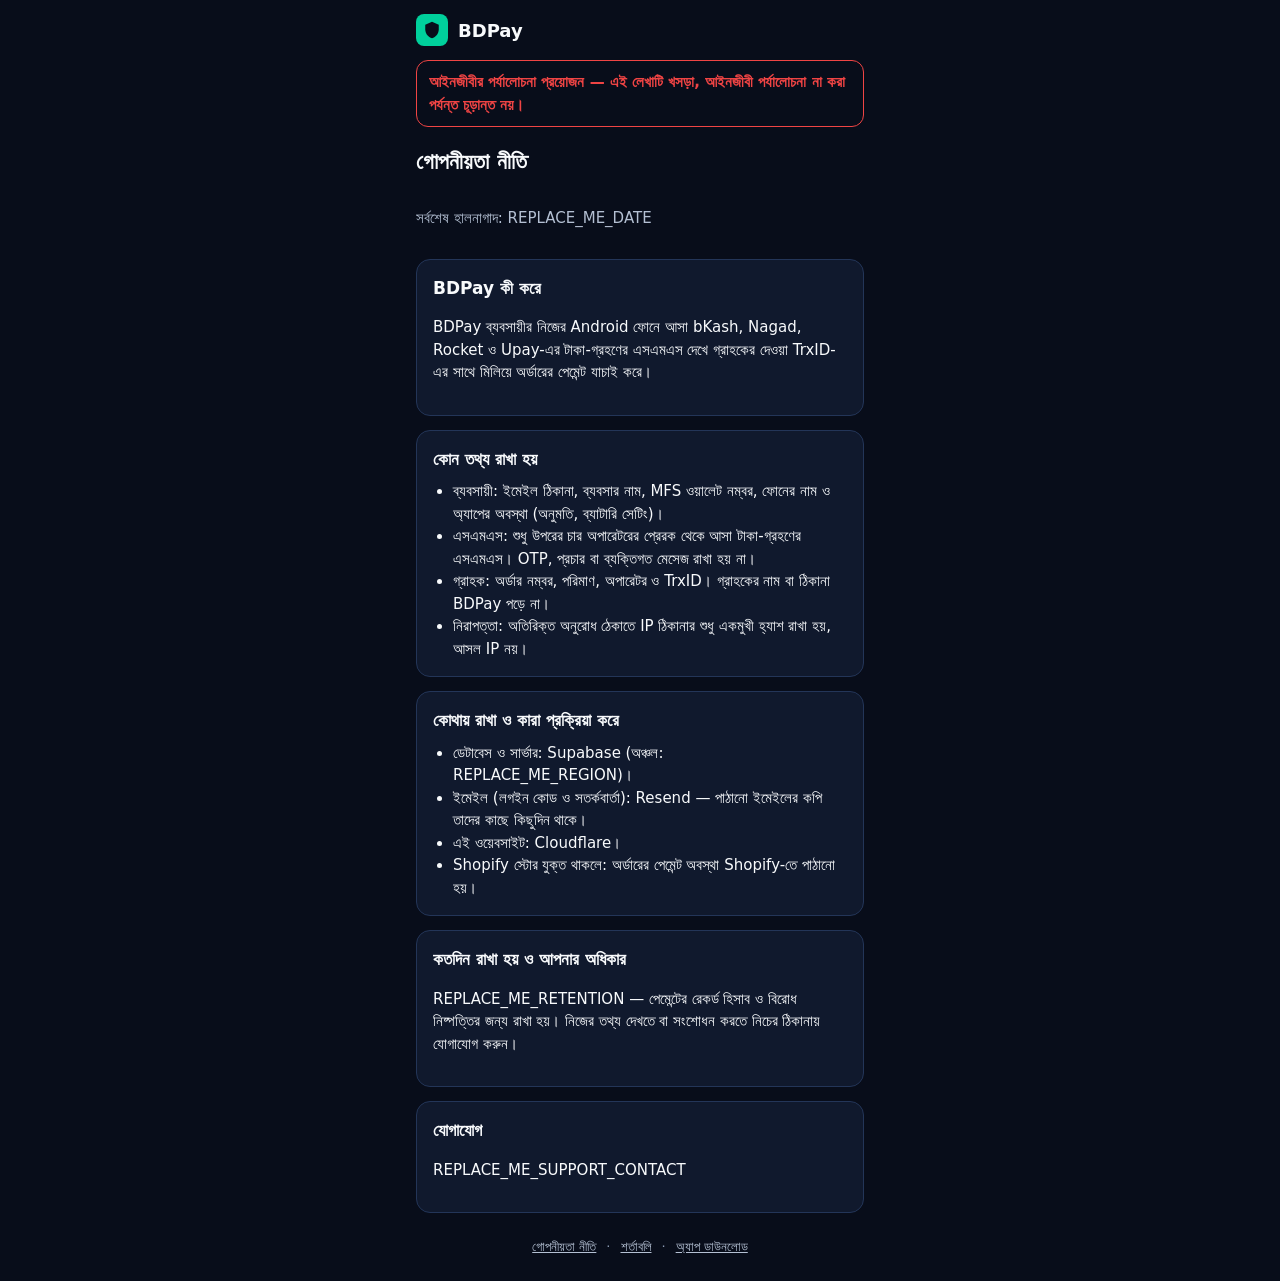
<file: pay_page/privacy.html>
<!doctype html>
<html lang="bn">
<head>
  <meta charset="utf-8">
  <meta name="viewport" content="width=device-width, initial-scale=1">
  <!-- Spec 15: the same CSP as index.html. This page is static text: no script, no API call. -->
  <meta http-equiv="Content-Security-Policy" content="default-src 'self'; img-src 'self' data:; style-src 'self'; script-src 'self'; connect-src 'self'; require-trusted-types-for 'script'">
  <title>গোপনীয়তা নীতি — BDPay</title>
  <link rel="stylesheet" href="styles.css">
</head>
<body>
  <header class="top">
    <div class="logo" aria-hidden="true">
      <svg width="18" height="18" viewBox="0 0 24 24"><path class="logo-shield" d="M12 1 3 5v6c0 5.55 3.84 10.74 9 12 5.16-1.26 9-6.45 9-12V5l-9-4z"/></svg>
    </div>
    <span class="brand">BDPay</span>
  </header>
  <main class="page">
    <p class="notice-red" role="note">আইনজীবীর পর্যালোচনা প্রয়োজন — এই লেখাটি খসড়া, আইনজীবী পর্যালোচনা না করা পর্যন্ত চূড়ান্ত নয়।</p>
    <h1>গোপনীয়তা নীতি</h1>
    <p class="muted">সর্বশেষ হালনাগাদ: REPLACE_ME_DATE</p>

    <section class="card surface legal">
      <h2>BDPay কী করে</h2>
      <p>BDPay ব্যবসায়ীর নিজের Android ফোনে আসা bKash, Nagad, Rocket ও Upay-এর টাকা-গ্রহণের এসএমএস দেখে গ্রাহকের দেওয়া TrxID-এর সাথে মিলিয়ে অর্ডারের পেমেন্ট যাচাই করে।</p>
    </section>

    <section class="card surface legal">
      <h2>কোন তথ্য রাখা হয়</h2>
      <ul>
        <li>ব্যবসায়ী: ইমেইল ঠিকানা, ব্যবসার নাম, MFS ওয়ালেট নম্বর, ফোনের নাম ও অ্যাপের অবস্থা (অনুমতি, ব্যাটারি সেটিং)।</li>
        <li>এসএমএস: শুধু উপরের চার অপারেটরের প্রেরক থেকে আসা টাকা-গ্রহণের এসএমএস। OTP, প্রচার বা ব্যক্তিগত মেসেজ রাখা হয় না।</li>
        <li>গ্রাহক: অর্ডার নম্বর, পরিমাণ, অপারেটর ও TrxID। গ্রাহকের নাম বা ঠিকানা BDPay পড়ে না।</li>
        <li>নিরাপত্তা: অতিরিক্ত অনুরোধ ঠেকাতে IP ঠিকানার শুধু একমুখী হ্যাশ রাখা হয়, আসল IP নয়।</li>
      </ul>
    </section>

    <section class="card surface legal">
      <h2>কোথায় রাখা ও কারা প্রক্রিয়া করে</h2>
      <ul>
        <li>ডেটাবেস ও সার্ভার: Supabase (অঞ্চল: REPLACE_ME_REGION)।</li>
        <li>ইমেইল (লগইন কোড ও সতর্কবার্তা): Resend — পাঠানো ইমেইলের কপি তাদের কাছে কিছুদিন থাকে।</li>
        <li>এই ওয়েবসাইট: Cloudflare।</li>
        <li>Shopify স্টোর যুক্ত থাকলে: অর্ডারের পেমেন্ট অবস্থা Shopify-তে পাঠানো হয়।</li>
      </ul>
    </section>

    <section class="card surface legal">
      <h2>কতদিন রাখা হয় ও আপনার অধিকার</h2>
      <p>REPLACE_ME_RETENTION — পেমেন্টের রেকর্ড হিসাব ও বিরোধ নিষ্পত্তির জন্য রাখা হয়। নিজের তথ্য দেখতে বা সংশোধন করতে নিচের ঠিকানায় যোগাযোগ করুন।</p>
    </section>

    <section class="card surface legal">
      <h2>যোগাযোগ</h2>
      <p>REPLACE_ME_SUPPORT_CONTACT</p>
    </section>
  </main>
  <footer class="site-foot">
    <a href="privacy.html">গোপনীয়তা নীতি</a>
    <span aria-hidden="true">·</span>
    <a href="terms.html">শর্তাবলি</a>
    <span aria-hidden="true">·</span>
    <a href="download.html">অ্যাপ ডাউনলোড</a>
  </footer>
</body>
</html>
</file>
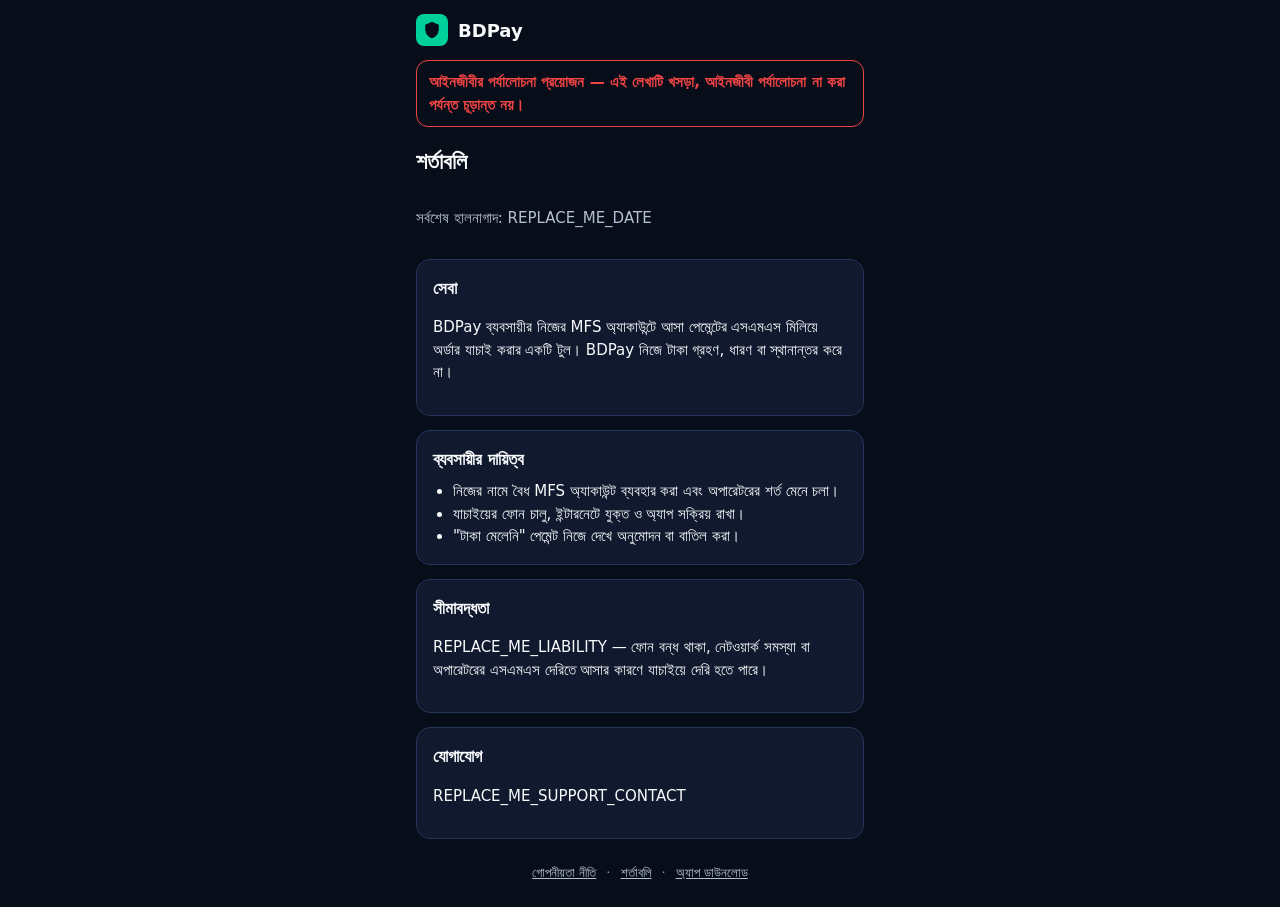
<file: pay_page/terms.html>
<!doctype html>
<html lang="bn">
<head>
  <meta charset="utf-8">
  <meta name="viewport" content="width=device-width, initial-scale=1">
  <!-- Spec 15: the same CSP as index.html. This page is static text: no script, no API call. -->
  <meta http-equiv="Content-Security-Policy" content="default-src 'self'; img-src 'self' data:; style-src 'self'; script-src 'self'; connect-src 'self'; require-trusted-types-for 'script'">
  <title>শর্তাবলি — BDPay</title>
  <link rel="stylesheet" href="styles.css">
</head>
<body>
  <header class="top">
    <div class="logo" aria-hidden="true">
      <svg width="18" height="18" viewBox="0 0 24 24"><path class="logo-shield" d="M12 1 3 5v6c0 5.55 3.84 10.74 9 12 5.16-1.26 9-6.45 9-12V5l-9-4z"/></svg>
    </div>
    <span class="brand">BDPay</span>
  </header>
  <main class="page">
    <p class="notice-red" role="note">আইনজীবীর পর্যালোচনা প্রয়োজন — এই লেখাটি খসড়া, আইনজীবী পর্যালোচনা না করা পর্যন্ত চূড়ান্ত নয়।</p>
    <h1>শর্তাবলি</h1>
    <p class="muted">সর্বশেষ হালনাগাদ: REPLACE_ME_DATE</p>

    <section class="card surface legal">
      <h2>সেবা</h2>
      <p>BDPay ব্যবসায়ীর নিজের MFS অ্যাকাউন্টে আসা পেমেন্টের এসএমএস মিলিয়ে অর্ডার যাচাই করার একটি টুল। BDPay নিজে টাকা গ্রহণ, ধারণ বা স্থানান্তর করে না।</p>
    </section>

    <section class="card surface legal">
      <h2>ব্যবসায়ীর দায়িত্ব</h2>
      <ul>
        <li>নিজের নামে বৈধ MFS অ্যাকাউন্ট ব্যবহার করা এবং অপারেটরের শর্ত মেনে চলা।</li>
        <li>যাচাইয়ের ফোন চালু, ইন্টারনেটে যুক্ত ও অ্যাপ সক্রিয় রাখা।</li>
        <li>"টাকা মেলেনি" পেমেন্ট নিজে দেখে অনুমোদন বা বাতিল করা।</li>
      </ul>
    </section>

    <section class="card surface legal">
      <h2>সীমাবদ্ধতা</h2>
      <p>REPLACE_ME_LIABILITY — ফোন বন্ধ থাকা, নেটওয়ার্ক সমস্যা বা অপারেটরের এসএমএস দেরিতে আসার কারণে যাচাইয়ে দেরি হতে পারে।</p>
    </section>

    <section class="card surface legal">
      <h2>যোগাযোগ</h2>
      <p>REPLACE_ME_SUPPORT_CONTACT</p>
    </section>
  </main>
  <footer class="site-foot">
    <a href="privacy.html">গোপনীয়তা নীতি</a>
    <span aria-hidden="true">·</span>
    <a href="terms.html">শর্তাবলি</a>
    <span aria-hidden="true">·</span>
    <a href="download.html">অ্যাপ ডাউনলোড</a>
  </footer>
</body>
</html>
</file>
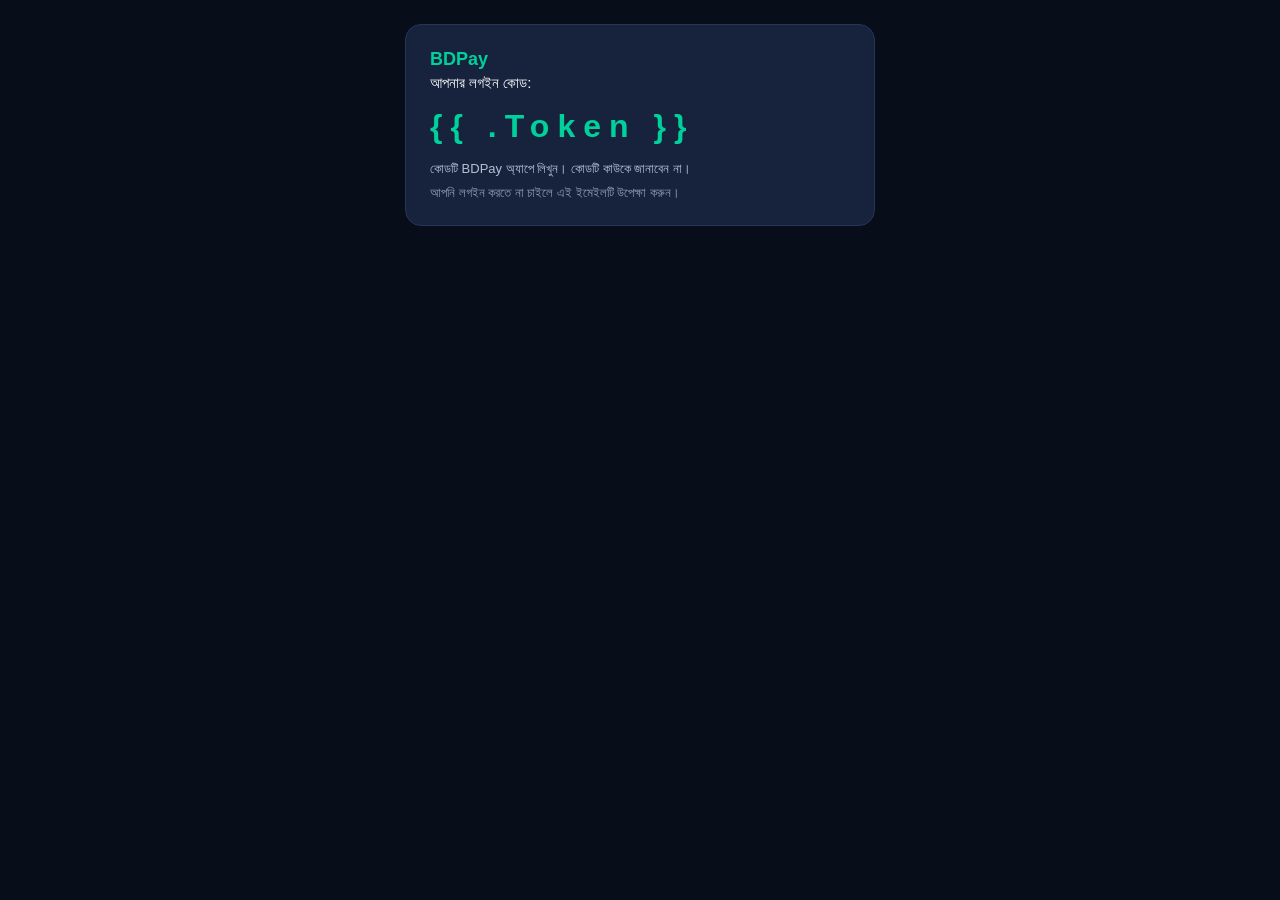
<file: supabase/templates/otp_bn.html>
<!-- Spec 13: Bangla sign-in email. Shows the 6-digit code only - no link. Inline styles only (email clients). -->
<html lang="bn">
  <body style="margin:0;padding:24px;background:#080D1A;font-family:'Noto Sans Bengali',Arial,sans-serif;color:#F8FAFC;">
    <div style="max-width:420px;margin:0 auto;background:#17233D;border:1px solid #233558;border-radius:16px;padding:24px;">
      <p style="margin:0 0 4px;font-size:18px;font-weight:700;color:#00D09C;">BDPay</p>
      <p style="margin:0 0 16px;font-size:15px;">আপনার লগইন কোড:</p>
      <p style="margin:0 0 16px;font-size:32px;font-weight:700;letter-spacing:8px;color:#00D09C;">{{ .Token }}</p>
      <p style="margin:0 0 8px;font-size:13px;color:#B4C0D3;">কোডটি BDPay অ্যাপে লিখুন। কোডটি কাউকে জানাবেন না।</p>
      <p style="margin:0;font-size:13px;color:#8A9AB3;">আপনি লগইন করতে না চাইলে এই ইমেইলটি উপেক্ষা করুন।</p>
    </div>
  </body>
</html>
</file>
<file: pay_page/styles.css>
/* Colour tokens from spec 01 (the reference's :root block). */
:root {
  --em: #00d09c;
  --bg: #080d1a;
  --sf: #10192d;
  --cd: #17233d;
  --bd: #233558;
  --t1: #f8fafc;
  --t2: #b4c0d3;
  --t3: #8a9ab3;
  --ok: #10b981;
  --wa: #f59e0b;
  --er: #ef4444;
  --on-em: #080d1a;
  --toast-bg: #e2e8f0;
  --toast-text: #0f172a;
  --bkash: #f0559a;
  --nagad: #f9a940;
  --rocket: #b565c0;
  --upay: #5b9be6;
}

* { box-sizing: border-box; }

html, body { margin: 0; padding: 0; }

body {
  background: var(--bg);
  color: var(--t1);
  /* D19: the phone's own Bangla font until the Noto Sans Bengali files are added. */
  font-family: "Noto Sans Bengali", "Noto Sans", system-ui, sans-serif;
  font-size: 16px;
  line-height: 1.5;
  overflow-x: hidden;
  -webkit-text-size-adjust: 100%;
}

.top {
  display: flex;
  align-items: center;
  gap: 10px;
  max-width: 480px;
  margin: 0 auto;
  padding: 14px 16px 6px;
}

.logo {
  width: 32px;
  height: 32px;
  border-radius: 8px;
  background: var(--em);
  display: grid;
  place-items: center;
  flex: none;
}

.logo-shield { fill: var(--on-em); }

.brand { font-size: 18px; font-weight: 800; }

main {
  max-width: 480px;
  margin: 0 auto;
  padding: 8px 16px 32px;
  display: flex;
  flex-direction: column;
  gap: 14px;
}

.card {
  background: var(--cd);
  border: 1px solid var(--bd);
  border-radius: 14px;
  padding: 16px;
  min-width: 0;
}

.card.big { border-radius: 18px; }
.card.surface { background: var(--sf); }

.center { text-align: center; }

.merchant { font-size: 22px; font-weight: 700; overflow-wrap: anywhere; }
.muted { color: var(--t2); font-size: 15px; overflow-wrap: anywhere; }
.amount { color: var(--em); font-size: 32px; font-weight: 700; line-height: 1.2; margin: 6px 0; }
.countdown { color: var(--t2); font-size: 15px; }
.countdown.soon { color: var(--wa); font-weight: 700; }

.warn { color: var(--wa); font-size: 15px; font-weight: 600; }
.error { color: var(--er); font-size: 15px; margin: 8px 0 0; }
.note-amber {
  color: var(--wa);
  font-size: 15px;
  border: 1px solid var(--wa);
  border-radius: 12px;
  padding: 10px 12px;
}

.tabs { display: flex; flex-wrap: wrap; gap: 8px; }

.tab {
  min-height: 44px;
  padding: 8px 16px;
  border-radius: 22px;
  border: 1px solid var(--bd);
  background: var(--cd);
  color: var(--t1);
  font: inherit;
  font-size: 15px;
  font-weight: 700;
  cursor: pointer;
}

.tab.op-bkash { color: var(--bkash); }
.tab.op-nagad { color: var(--nagad); }
.tab.op-rocket { color: var(--rocket); }
.tab.op-upay { color: var(--upay); }
.tab.op-bkash.selected { border-color: var(--bkash); }
.tab.op-nagad.selected { border-color: var(--nagad); }
.tab.op-rocket.selected { border-color: var(--rocket); }
.tab.op-upay.selected { border-color: var(--upay); }
.tab.selected { background: var(--sf); }

.op-name { font-weight: 700; }
.op-name.op-bkash { color: var(--bkash); }
.op-name.op-nagad { color: var(--nagad); }
.op-name.op-rocket { color: var(--rocket); }
.op-name.op-upay { color: var(--upay); }

.wallet-row { display: flex; align-items: center; justify-content: space-between; gap: 10px; flex-wrap: wrap; margin: 8px 0 12px; }
.wallet { font-size: 24px; font-weight: 700; letter-spacing: 1px; overflow-wrap: anywhere; }

.steps { margin: 0; padding-left: 22px; font-size: 15px; color: var(--t1); }
.steps li { margin: 6px 0; overflow-wrap: anywhere; }
.steps-extra { color: var(--wa); font-size: 15px; margin: 10px 0 0; }

label.field { display: block; font-size: 15px; color: var(--t2); margin-bottom: 8px; }

input.trx {
  width: 100%;
  min-height: 48px;
  padding: 10px 12px;
  border-radius: 12px;
  border: 1px solid var(--bd);
  background: var(--sf);
  color: var(--t1);
  font: inherit;
  font-size: 18px;
  letter-spacing: 1px;
}

input.trx:focus { outline: none; border-color: var(--em); }

.btn {
  display: block;
  width: 100%;
  min-height: 48px;
  margin-top: 12px;
  padding: 10px 16px;
  border: 0;
  border-radius: 12px;
  background: var(--em);
  color: var(--on-em);
  font: inherit;
  font-size: 16px;
  font-weight: 700;
  cursor: pointer;
}

.btn:disabled { background: var(--cd); color: var(--t3); cursor: default; }

.btn.small {
  display: inline-block;
  width: auto;
  min-height: 44px;
  margin: 0;
  padding: 8px 14px;
  border: 1px solid var(--bd);
  border-radius: 8px;
  background: var(--sf);
  color: var(--em);
  font-size: 15px;
}

.link {
  min-height: 44px;
  border: 0;
  background: none;
  color: var(--em);
  font: inherit;
  font-size: 15px;
  font-weight: 600;
  text-decoration: underline;
  cursor: pointer;
  padding: 8px 0;
}

.attempts { color: var(--t2); font-size: 15px; text-align: center; margin: 8px 0 0; }

.footer { color: var(--t3); font-size: 15px; text-align: center; }

.big-mark {
  width: 72px;
  height: 72px;
  margin: 4px auto 10px;
  border-radius: 50%;
  display: grid;
  place-items: center;
  font-size: 40px;
  font-weight: 800;
}

.big-mark.ok { background: rgba(0, 208, 156, 0.15); color: var(--em); }
.big-mark.warn { background: rgba(245, 158, 11, 0.15); color: var(--wa); }
.big-mark.er { background: rgba(239, 68, 68, 0.15); color: var(--er); }

.title { font-size: 20px; font-weight: 700; margin: 0 0 6px; }

.spinner {
  width: 40px;
  height: 40px;
  margin: 8px auto 12px;
  border: 4px solid var(--bd);
  border-top-color: var(--em);
  border-radius: 50%;
  animation: spin 0.9s linear infinite;
}

@keyframes spin { to { transform: rotate(360deg); } }

.toast {
  position: fixed;
  left: 16px;
  right: 16px;
  bottom: 24px;
  margin: 0 auto;
  max-width: 420px;
  padding: 10px 16px;
  border-radius: 20px;
  background: var(--toast-bg);
  color: var(--toast-text);
  font-size: 15px;
  text-align: center;
}

.toast[hidden] { display: none; }

/* Spec 15: footer links and the static site pages (privacy, terms, download). Same tokens, fits 320 px. */
.site-foot {
  max-width: 480px;
  margin: 8px auto 24px;
  padding: 0 16px;
  display: flex;
  flex-wrap: wrap;
  justify-content: center;
  gap: 6px 10px;
  font-size: 13px;
  color: var(--t3);
}

.site-foot a { color: var(--t2); }

.page {
  max-width: 480px;
  margin: 0 auto;
  padding: 8px 16px 16px;
  display: grid;
  gap: 14px;
}

.page h1 { font-size: 22px; margin: 4px 0 0; overflow-wrap: anywhere; }

.legal h2 { font-size: 17px; margin: 0 0 8px; }

.legal p, .legal li { font-size: 15px; overflow-wrap: anywhere; }

.legal ul { margin: 0; padding-left: 20px; }

.notice-red {
  margin: 0;
  padding: 10px 12px;
  border: 1px solid var(--er);
  border-radius: 12px;
  color: var(--er);
  font-weight: 700;
  font-size: 15px;
  overflow-wrap: anywhere;
}

.facts { display: grid; grid-template-columns: auto minmax(0, 1fr); gap: 6px 12px; margin: 0 0 12px; font-size: 15px; }

.facts dt { color: var(--t2); }

.facts dd { margin: 0; min-width: 0; }

.hash { font-family: ui-monospace, monospace; font-size: 13px; overflow-wrap: anywhere; word-break: break-all; }

.button-link {
  display: block;
  text-align: center;
  padding: 12px 14px;
  border-radius: 12px;
  background: var(--em);
  color: var(--on-em);
  font-weight: 700;
  text-decoration: none;
  overflow-wrap: anywhere;
}
</file>
